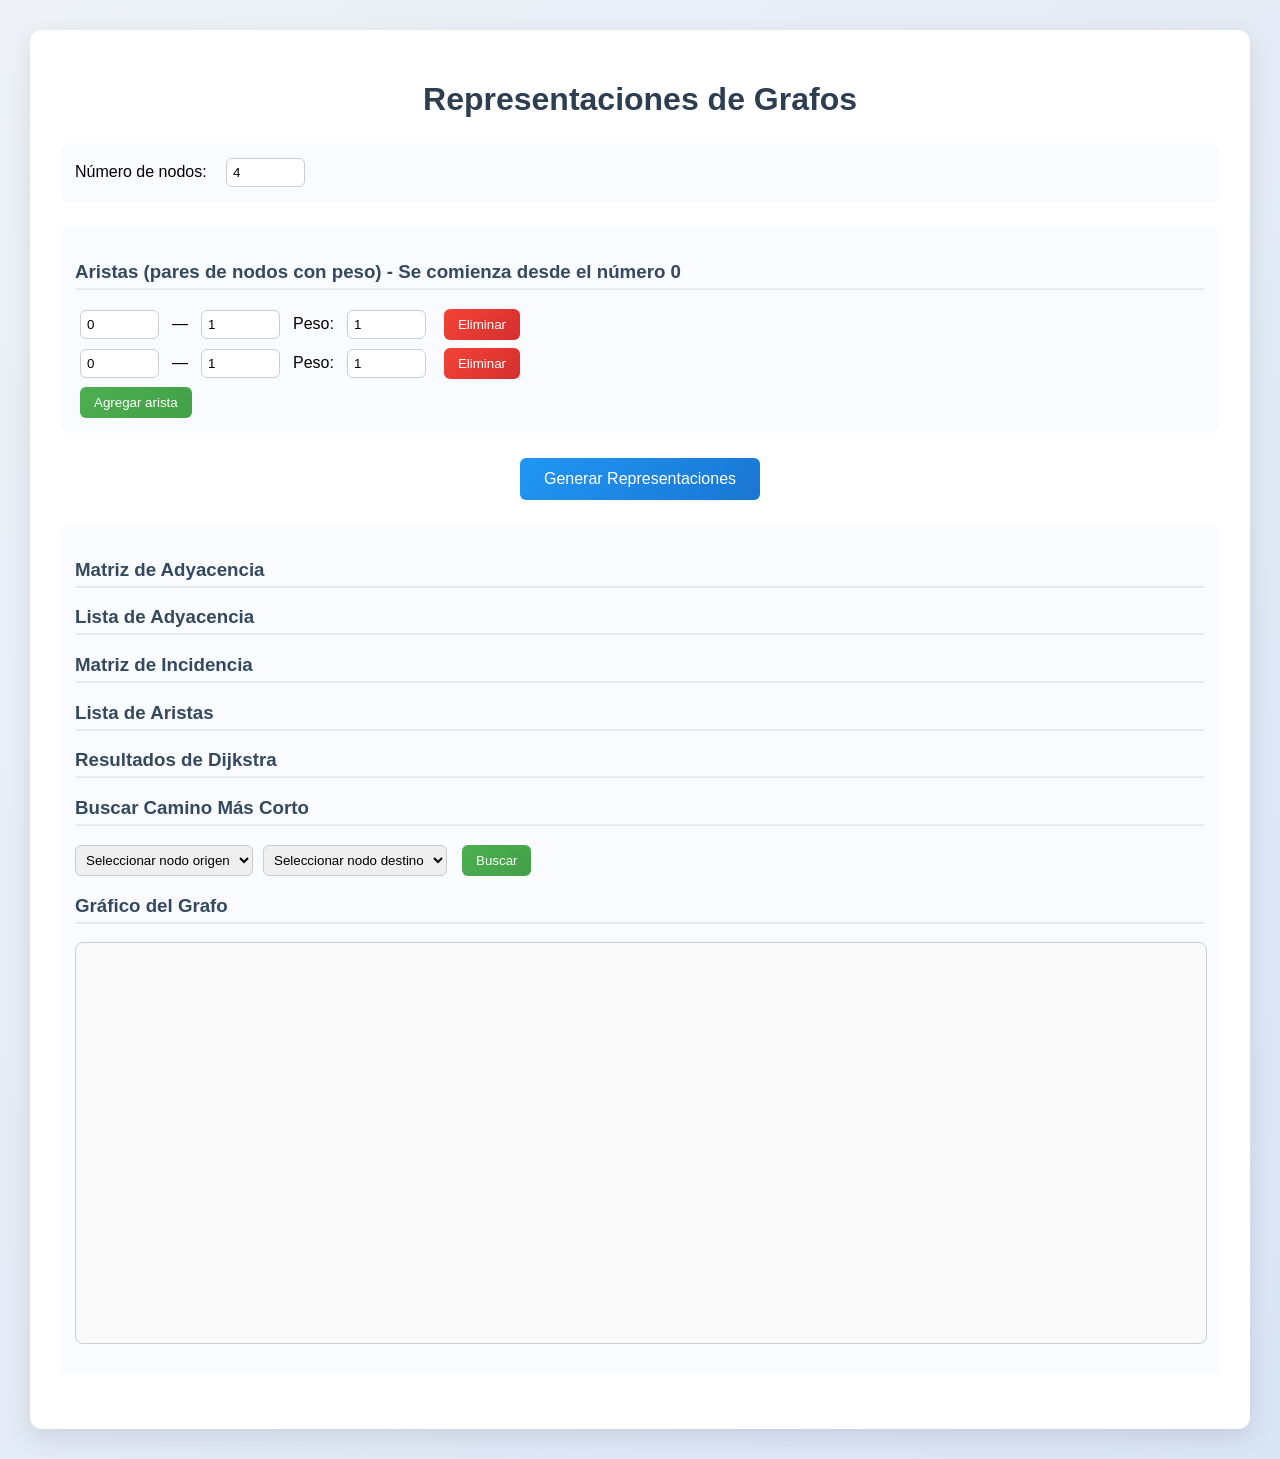
<file: Algoritmo de Dijkstra/index.html>
<!DOCTYPE html>
<html lang="es">
<head>
    <meta charset="UTF-8">
    <meta name="viewport" content="width=device-width, initial-scale=1.0">
    <title>Representaciones de Matrices/Grafos</title>
    <link rel="stylesheet" href="styles.css">
</head>
<body>
    <div class="container">
        <h1>Representaciones de Grafos</h1>
        
        <div class="input-section">
            <label for="nodos">Número de nodos:</label>
            <input type="number" id="nodos" min="1" value="4">
        </div>
        
        <div class="edges-section">
            <h3>Aristas (pares de nodos con peso) - Se comienza desde el número 0</h3>
            <div id="edges-container">
                <div class="edge-input">
                    <input type="number" class="from" min="0" value="0">
                    <span> — </span>
                    <input type="number" class="to" min="0" value="1">
                    <span> Peso: </span>
                    <input type="number" class="weight" min="0" value="1">
                    <button class="remove-edge">Eliminar</button>
                </div>
            </div>
            <button id="add-edge">Agregar arista</button>
        </div>
        
        <button id="generate">Generar Representaciones</button>
        
        <div class="output-section">
            <h3>Matriz de Adyacencia</h3>
            <div id="adjacency-matrix"></div>
            
            <h3>Lista de Adyacencia</h3>
            <div id="adjacency-list"></div>
            
            <h3>Matriz de Incidencia</h3>
            <div id="incidence-matrix"></div>
            
            <h3>Lista de Aristas</h3>
            <div id="edge-list"></div>
            
            <h3>Resultados de Dijkstra</h3>
            <div id="shortest-paths"></div>
            
            <h3>Buscar Camino Más Corto</h3>
            <div style="display: flex; gap: 10px; margin-bottom: 10px;">
                <select id="start-node" style="padding: 6px; border-radius: 6px; border: 1px solid #ccc;">
                    <option value="">Seleccionar nodo origen</option>
                </select>
                <select id="end-node" style="padding: 6px; border-radius: 6px; border: 1px solid #ccc;">
                    <option value="">Seleccionar nodo destino</option>
                </select>
                <button onclick="buscarCaminoMasCorto()">Buscar</button>
            </div>
            <div id="shortest-path-result" style="padding: 10px; background: #f0f8ff; border-radius: 6px; display: none;"></div>
            
            <h3>Gráfico del Grafo</h3>
            <div id="graph"></div>
        </div>
    </div>
    
    <script src="script.js"></script>
</body>
</html>
</file>
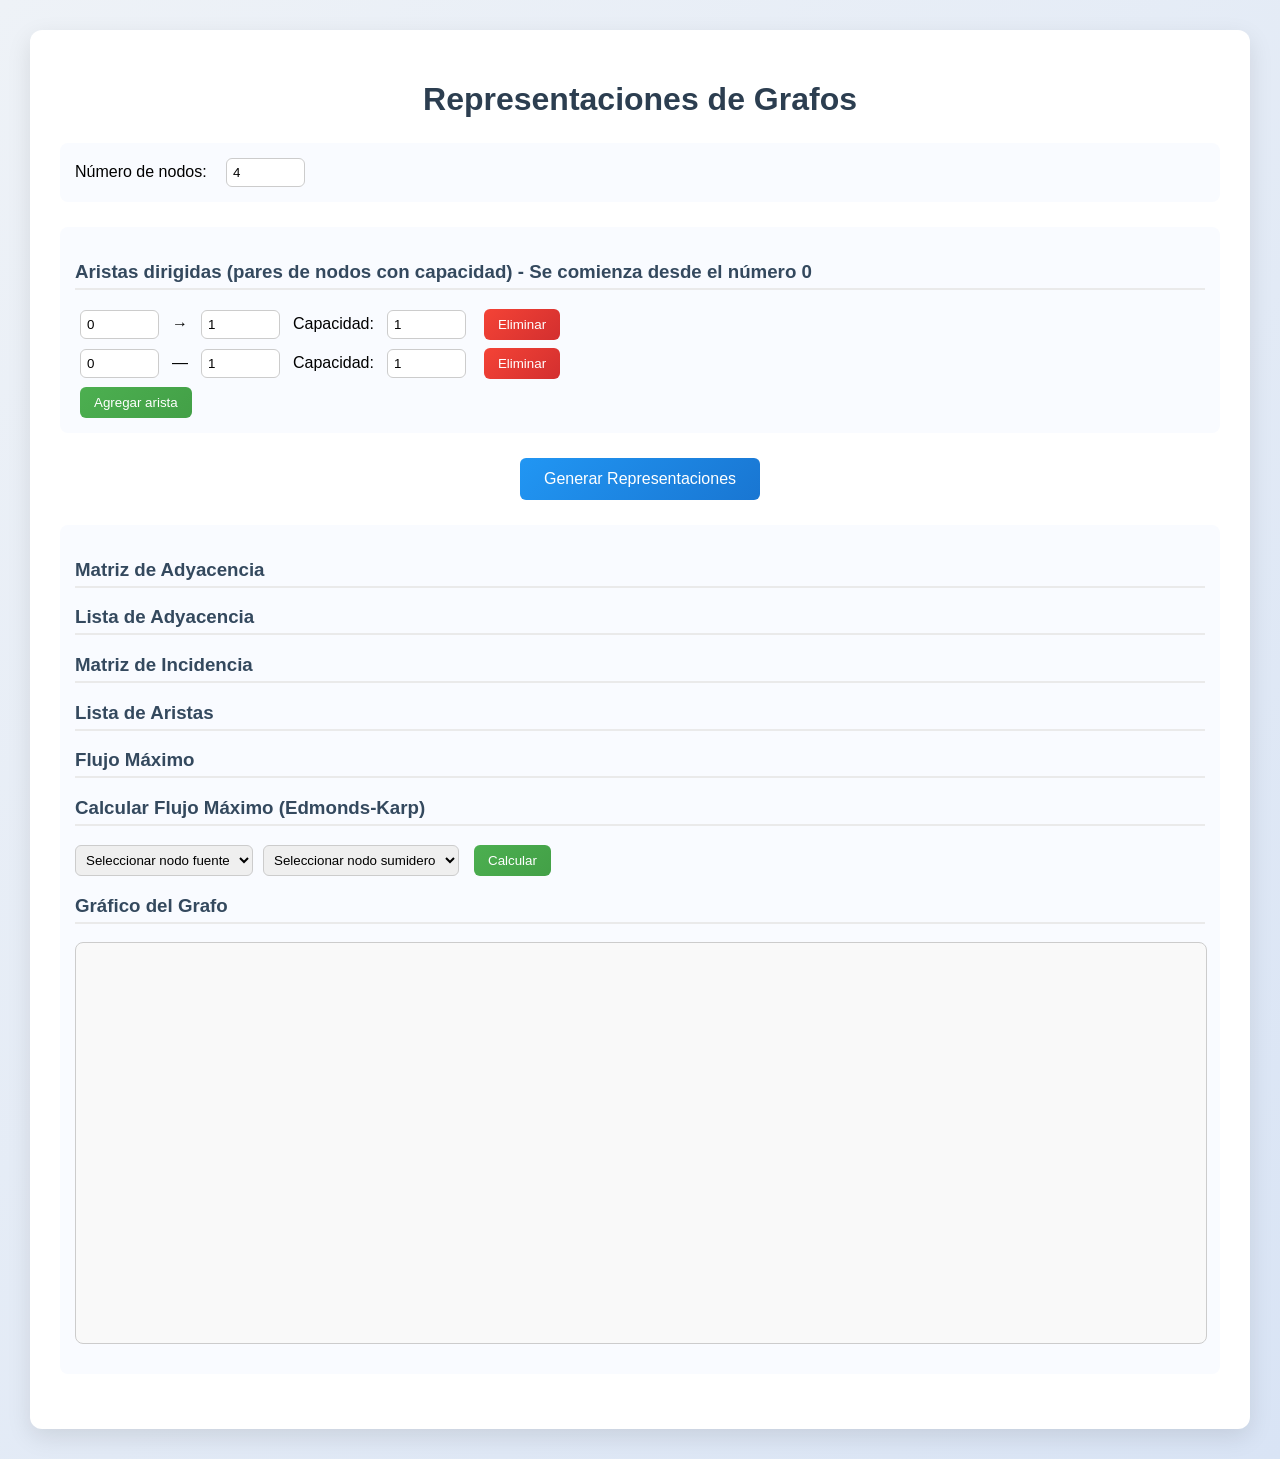
<file: Algoritmo de EDMONDS KARP/index.html>
<!DOCTYPE html>
<html lang="es">
<head>
    <meta charset="UTF-8">
    <meta name="viewport" content="width=device-width, initial-scale=1.0">
    <title>Representaciones de Matrices/Grafos</title>
    <link rel="stylesheet" href="styles.css">
</head>
<body>
    <div class="container">
        <h1>Representaciones de Grafos</h1>
        
        <div class="input-section">
            <label for="nodos">Número de nodos:</label>
            <input type="number" id="nodos" min="1" value="4">
        </div>
        
        <div class="edges-section">
            <h3>Aristas dirigidas (pares de nodos con capacidad) - Se comienza desde el número 0</h3>
            <div id="edges-container">
                <div class="edge-input">
                    <input type="number" class="from" min="0" value="0">
                    <span> → </span>
                    <input type="number" class="to" min="0" value="1">
                    <span> Capacidad: </span>
                    <input type="number" class="weight" min="1" value="1">
                    <button class="remove-edge">Eliminar</button>
                </div>
            </div>
            <button id="add-edge">Agregar arista</button>
        </div>
        
        <button id="generate">Generar Representaciones</button>
        
        <div class="output-section">
            <h3>Matriz de Adyacencia</h3>
            <div id="adjacency-matrix"></div>
            
            <h3>Lista de Adyacencia</h3>
            <div id="adjacency-list"></div>
            
            <h3>Matriz de Incidencia</h3>
            <div id="incidence-matrix"></div>
            
            <h3>Lista de Aristas</h3>
            <div id="edge-list"></div>
            
            <h3>Flujo Máximo</h3>
            <div id="max-flow"></div>
            
            <h3>Calcular Flujo Máximo (Edmonds-Karp)</h3>
            <div style="display: flex; gap: 10px; margin-bottom: 10px;">
                <select id="source-node" style="padding: 6px; border-radius: 6px; border: 1px solid #ccc;">
                    <option value="">Seleccionar nodo fuente</option>
                </select>
                <select id="sink-node" style="padding: 6px; border-radius: 6px; border: 1px solid #ccc;">
                    <option value="">Seleccionar nodo sumidero</option>
                </select>
                <button onclick="calcularFlujoMaximo()">Calcular</button>
            </div>
            <div id="max-flow-result" style="padding: 10px; background: #f0f8ff; border-radius: 6px; display: none;"></div>
            
            <h3>Gráfico del Grafo</h3>
            <div id="graph"></div>
        </div>
    </div>
    
    <script src="script.js"></script>
</body>
</html>
</file>
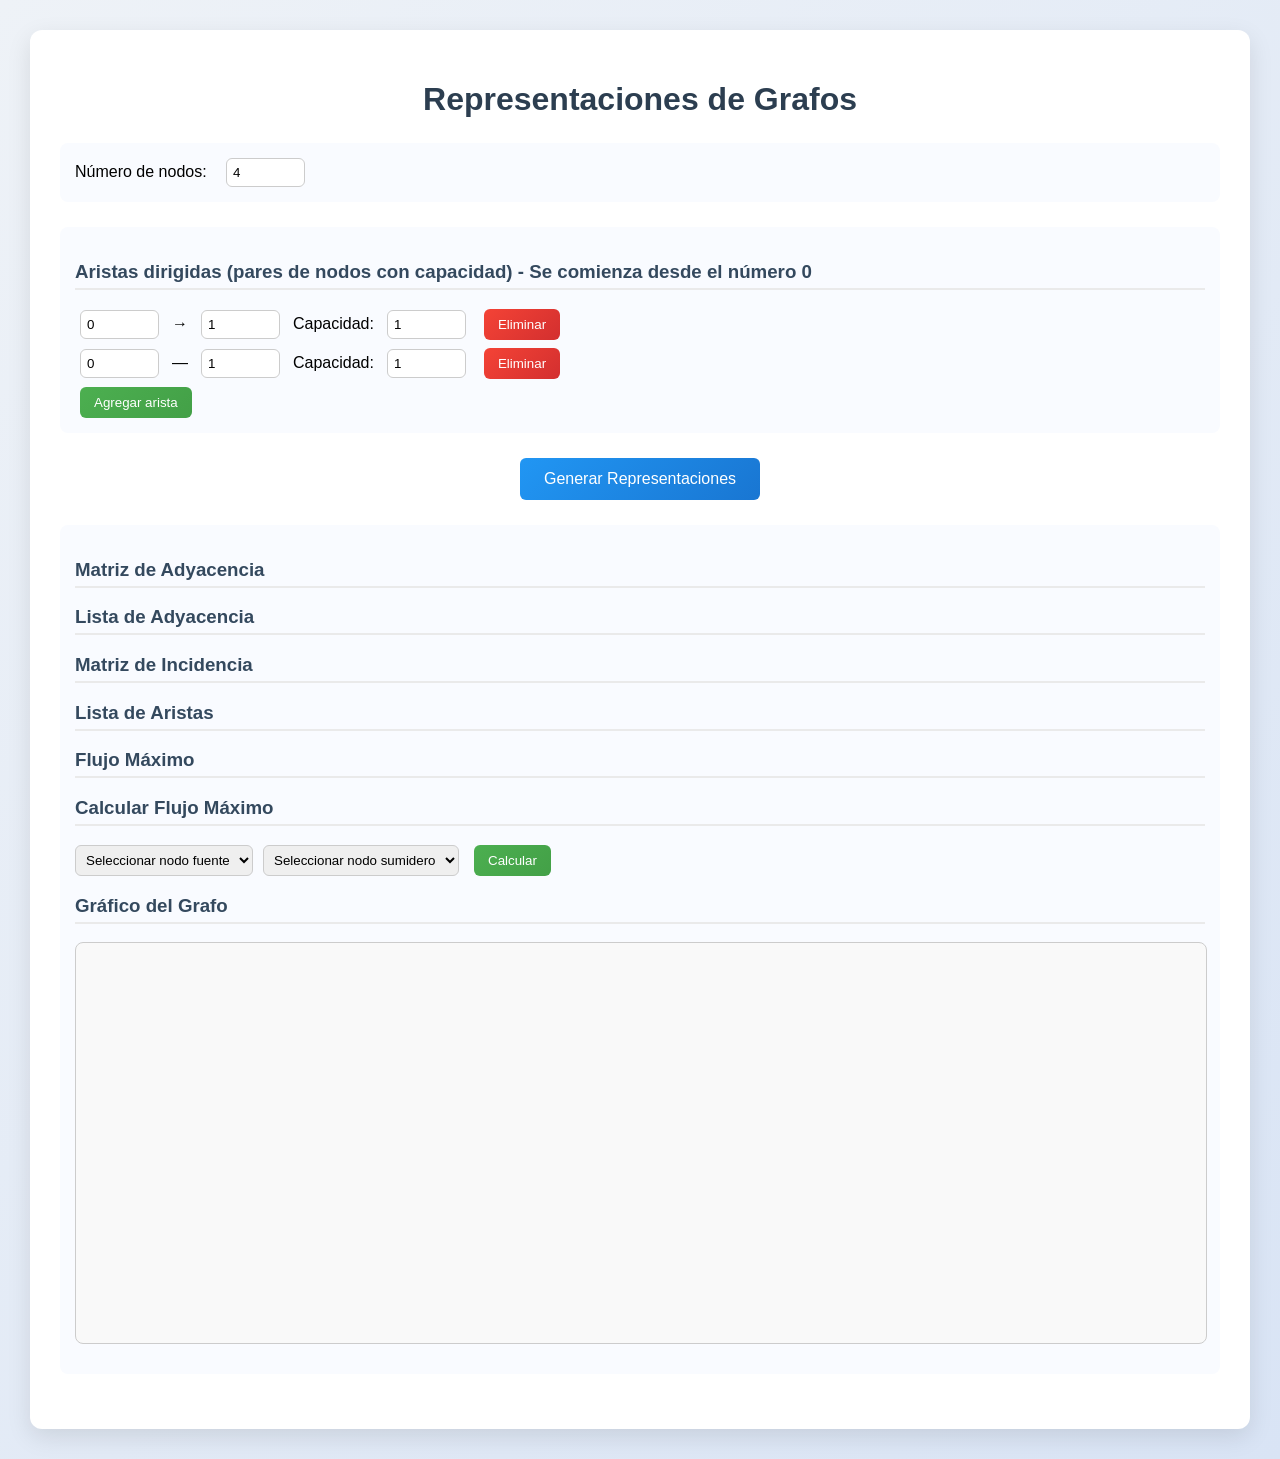
<file: Algoritmo de FORD FULKERSON/index.html>
<!DOCTYPE html>
<html lang="es">
<head>
    <meta charset="UTF-8">
    <meta name="viewport" content="width=device-width, initial-scale=1.0">
    <title>Representaciones de Matrices/Grafos</title>
    <link rel="stylesheet" href="styles.css">
</head>
<body>
    <div class="container">
        <h1>Representaciones de Grafos</h1>
        
        <div class="input-section">
            <label for="nodos">Número de nodos:</label>
            <input type="number" id="nodos" min="1" value="4">
        </div>
        
        <div class="edges-section">
            <h3>Aristas dirigidas (pares de nodos con capacidad) - Se comienza desde el número 0</h3>
            <div id="edges-container">
                <div class="edge-input">
                    <input type="number" class="from" min="0" value="0">
                    <span> → </span>
                    <input type="number" class="to" min="0" value="1">
                    <span> Capacidad: </span>
                    <input type="number" class="weight" min="1" value="1">
                    <button class="remove-edge">Eliminar</button>
                </div>
            </div>
            <button id="add-edge">Agregar arista</button>
        </div>
        
        <button id="generate">Generar Representaciones</button>
        
        <div class="output-section">
            <h3>Matriz de Adyacencia</h3>
            <div id="adjacency-matrix"></div>
            
            <h3>Lista de Adyacencia</h3>
            <div id="adjacency-list"></div>
            
            <h3>Matriz de Incidencia</h3>
            <div id="incidence-matrix"></div>
            
            <h3>Lista de Aristas</h3>
            <div id="edge-list"></div>
            
            <h3>Flujo Máximo</h3>
            <div id="max-flow"></div>
            
            <h3>Calcular Flujo Máximo</h3>
            <div style="display: flex; gap: 10px; margin-bottom: 10px;">
                <select id="source-node" style="padding: 6px; border-radius: 6px; border: 1px solid #ccc;">
                    <option value="">Seleccionar nodo fuente</option>
                </select>
                <select id="sink-node" style="padding: 6px; border-radius: 6px; border: 1px solid #ccc;">
                    <option value="">Seleccionar nodo sumidero</option>
                </select>
                <button onclick="calcularFlujoMaximo()">Calcular</button>
            </div>
            <div id="max-flow-result" style="padding: 10px; background: #f0f8ff; border-radius: 6px; display: none;"></div>
            
            <h3>Gráfico del Grafo</h3>
            <div id="graph"></div>
        </div>
    </div>
    
    <script src="script.js"></script>
</body>
</html>
</file>
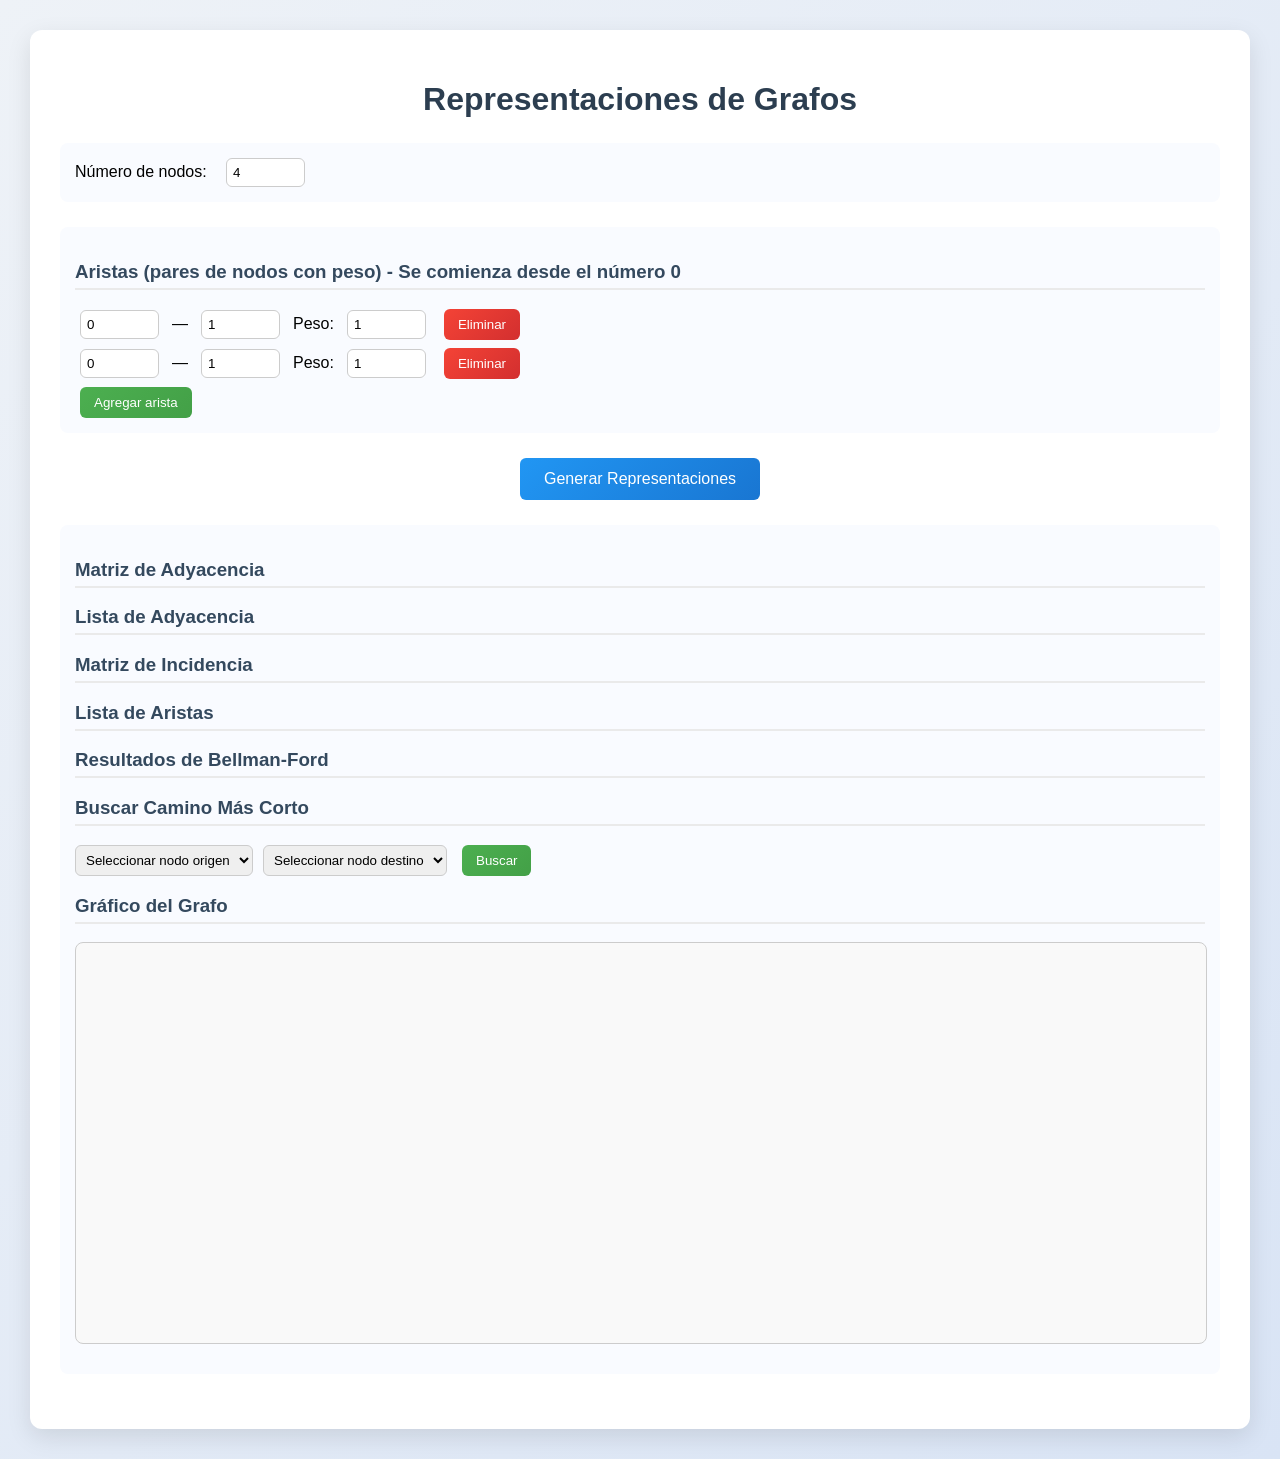
<file: Bellman ford/index.html>
<!DOCTYPE html>
<html lang="es">
<head>
    <meta charset="UTF-8">
    <meta name="viewport" content="width=device-width, initial-scale=1.0">
    <title>Representaciones de Matrices/Grafos</title>
    <link rel="stylesheet" href="styles.css">
</head>
<body>
    <div class="container">
        <h1>Representaciones de Grafos</h1>
        
        <div class="input-section">
            <label for="nodos">Número de nodos:</label>
            <input type="number" id="nodos" min="1" value="4">
        </div>
        
        <div class="edges-section">
            <h3>Aristas (pares de nodos con peso) - Se comienza desde el número 0</h3>
            <div id="edges-container">
                <div class="edge-input">
                    <input type="number" class="from" min="0" value="0">
                    <span> — </span>
                    <input type="number" class="to" min="0" value="1">
                    <span> Peso: </span>
                    <input type="number" class="weight" min="-100" value="1">
                    <button class="remove-edge">Eliminar</button>
                </div>
            </div>
            <button id="add-edge">Agregar arista</button>
        </div>
        
        <button id="generate">Generar Representaciones</button>
        
        <div class="output-section">
            <h3>Matriz de Adyacencia</h3>
            <div id="adjacency-matrix"></div>
            
            <h3>Lista de Adyacencia</h3>
            <div id="adjacency-list"></div>
            
            <h3>Matriz de Incidencia</h3>
            <div id="incidence-matrix"></div>
            
            <h3>Lista de Aristas</h3>
            <div id="edge-list"></div>
            
            <h3>Resultados de Bellman-Ford</h3>
            <div id="shortest-paths"></div>
            
            <h3>Buscar Camino Más Corto</h3>
            <div style="display: flex; gap: 10px; margin-bottom: 10px;">
                <select id="start-node" style="padding: 6px; border-radius: 6px; border: 1px solid #ccc;">
                    <option value="">Seleccionar nodo origen</option>
                </select>
                <select id="end-node" style="padding: 6px; border-radius: 6px; border: 1px solid #ccc;">
                    <option value="">Seleccionar nodo destino</option>
                </select>
                <button onclick="buscarCaminoMasCorto()">Buscar</button>
            </div>
            <div id="shortest-path-result" style="padding: 10px; background: #f0f8ff; border-radius: 6px; display: none;"></div>
            
            <h3>Gráfico del Grafo</h3>
            <div id="graph"></div>
        </div>
    </div>
    
    <script src="script.js"></script>
</body>
</html>
</file>
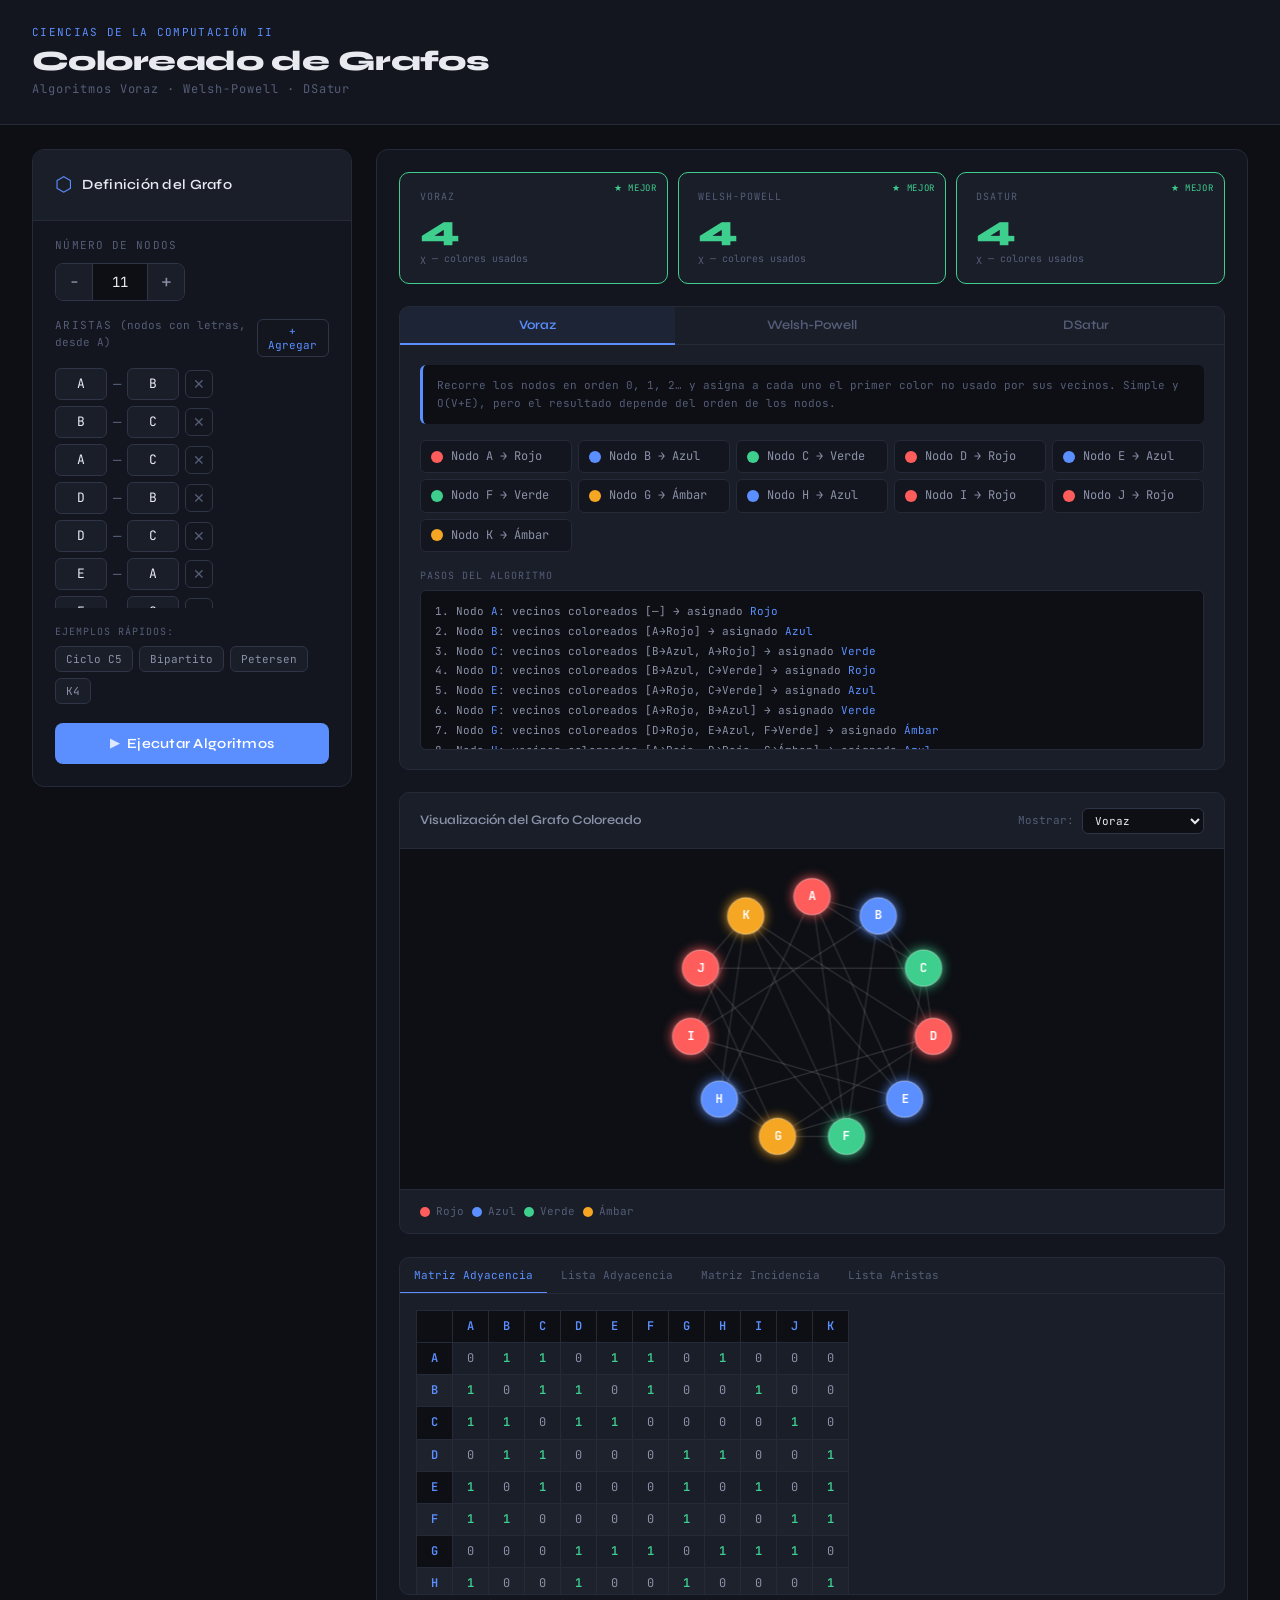
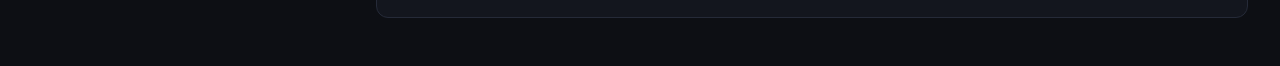
<file: Coloreado de Grafos/index.html>
<!DOCTYPE html>
<html lang="es">
<head>
    <meta charset="UTF-8">
    <meta name="viewport" content="width=device-width, initial-scale=1.0">
    <title>Coloreado de Grafos</title>
    <link rel="preconnect" href="https://fonts.googleapis.com">
    <link href="https://fonts.googleapis.com/css2?family=JetBrains+Mono:wght@400;600&family=Syne:wght@400;600;800&display=swap" rel="stylesheet">
    <link rel="stylesheet" href="styles.css">
</head>
<body>

<div class="app">

    <!-- HEADER -->
    <header class="header">
        <div class="header-inner">
            <div class="header-title">
                <span class="header-tag">Ciencias de la Computación II</span>
                <h1>Coloreado de Grafos</h1>
                <p class="header-sub">Algoritmos Voraz · Welsh-Powell · DSatur</p>
            </div>
        </div>
    </header>

    <!-- MAIN LAYOUT -->
    <main class="main">

        <!-- PANEL IZQUIERDO: Entrada -->
        <aside class="panel panel-input">
            <div class="panel-header">
                <span class="panel-icon">⬡</span>
                <h2>Definición del Grafo</h2>
            </div>

            <div class="field-group">
                <label for="nodos">Número de nodos</label>
                <div class="number-control">
                    <button class="num-btn" id="btn-minus" aria-label="Restar nodo">−</button>
                    <input type="number" id="nodos" min="1" max="20" value="6">
                    <button class="num-btn" id="btn-plus" aria-label="Agregar nodo">+</button>
                </div>
            </div>

            <div class="field-group">
                <div class="edges-header">
                    <label>Aristas <span class="hint">(nodos con letras, desde A)</span></label>
                    <button class="btn-ghost" id="add-edge">+ Agregar</button>
                </div>
                <div id="edges-container"></div>
            </div>

            <div class="presets">
                <span class="presets-label">Ejemplos rápidos:</span>
                <div class="preset-btns">
                    <button class="preset-btn" data-preset="ciclo">Ciclo C5</button>
                    <button class="preset-btn" data-preset="bipartito">Bipartito</button>
                    <button class="preset-btn" data-preset="petersen">Petersen</button>
                    <button class="preset-btn" data-preset="completo">K4</button>
                </div>
            </div>

            <button class="btn-run" id="generate">
                <span class="btn-run-icon">▶</span>
                Ejecutar Algoritmos
            </button>
        </aside>

        <!-- PANEL DERECHO: Resultados -->
        <section class="panel panel-results" id="results-panel">

            <!-- Placeholder cuando no hay resultados -->
            <div class="empty-state" id="empty-state">
                <div class="empty-icon">◈</div>
                <p>Define el grafo y presiona <strong>Ejecutar</strong></p>
            </div>

            <!-- Resultados reales (ocultos al inicio) -->
            <div class="results-content" id="results-content" style="display:none">

                <!-- Número cromático -->
                <div class="chromatic-row" id="chromatic-row"></div>

                <!-- Tabs de algoritmos -->
                <div class="tabs-wrap">
                    <div class="tabs" role="tablist">
                        <button class="tab active" data-algo="voraz" role="tab">Voraz</button>
                        <button class="tab" data-algo="welsh" role="tab">Welsh-Powell</button>
                        <button class="tab" data-algo="dsatur" role="tab">DSatur</button>
                    </div>

                    <div class="tab-content" id="tab-content"></div>
                </div>

                <!-- Canvas del grafo -->
                <div class="graph-section">
                    <div class="graph-section-header">
                        <h3>Visualización del Grafo Coloreado</h3>
                        <div class="algo-selector">
                            <label for="viz-algo">Mostrar:</label>
                            <select id="viz-algo">
                                <option value="voraz">Voraz</option>
                                <option value="welsh">Welsh-Powell</option>
                                <option value="dsatur">DSatur</option>
                            </select>
                        </div>
                    </div>
                    <canvas id="graphCanvas"></canvas>
                    <div class="legend" id="legend"></div>
                </div>

                <!-- Representaciones de matriz -->
                <div class="matrix-section">
                    <div class="matrix-tabs">
                        <button class="mtab active" data-mtab="adj">Matriz Adyacencia</button>
                        <button class="mtab" data-mtab="list">Lista Adyacencia</button>
                        <button class="mtab" data-mtab="inc">Matriz Incidencia</button>
                        <button class="mtab" data-mtab="elist">Lista Aristas</button>
                    </div>
                    <div class="matrix-content" id="matrix-content"></div>
                </div>

            </div>
        </section>

    </main>
</div>

<script src="script.js"></script>
</body>
</html>
</file>
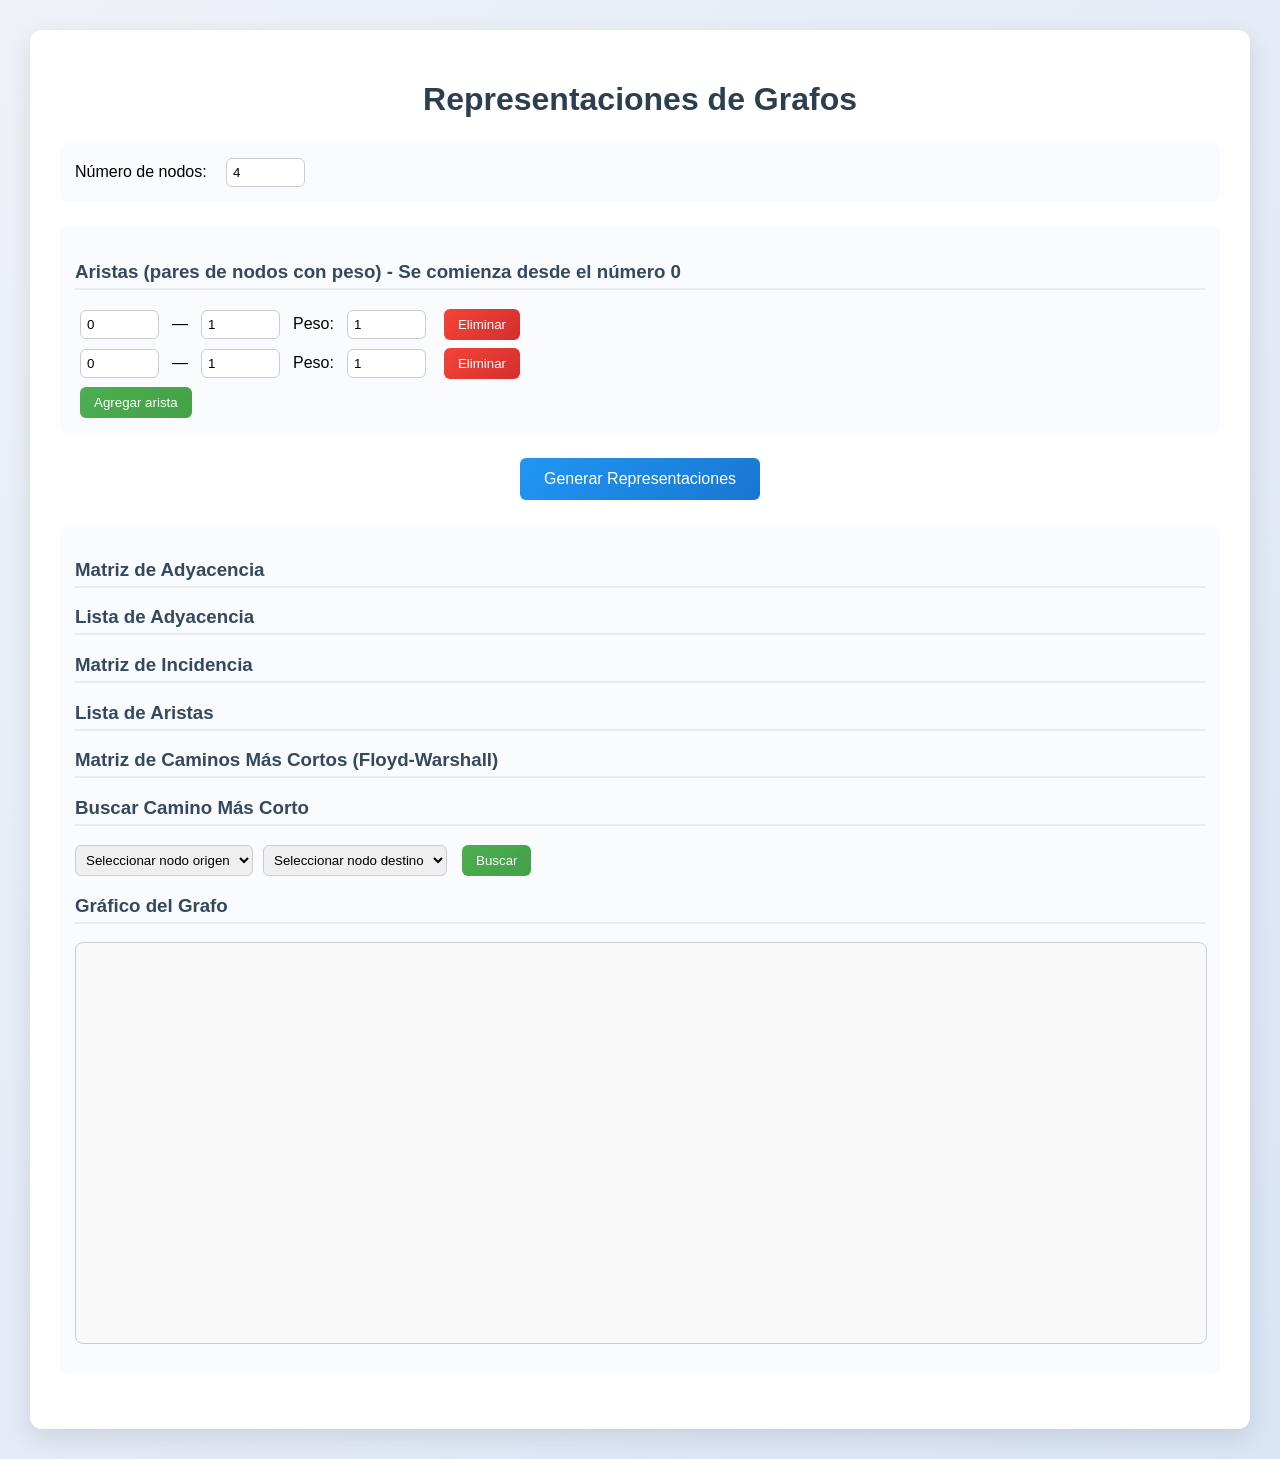
<file: floyd warshall/index.html>
<!DOCTYPE html>
<html lang="es">
<head>
    <meta charset="UTF-8">
    <meta name="viewport" content="width=device-width, initial-scale=1.0">
    <title>Representaciones de Matrices/Grafos</title>
    <link rel="stylesheet" href="styles.css">
</head>
<body>
    <div class="container">
        <h1>Representaciones de Grafos</h1>
        
        <div class="input-section">
            <label for="nodos">Número de nodos:</label>
            <input type="number" id="nodos" min="1" value="4">
        </div>
        
        <div class="edges-section">
            <h3>Aristas (pares de nodos con peso) - Se comienza desde el número 0</h3>
            <div id="edges-container">
                <div class="edge-input">
                    <input type="number" class="from" min="0" value="0">
                    <span> — </span>
                    <input type="number" class="to" min="0" value="1">
                    <span> Peso: </span>
                    <input type="number" class="weight" min="1" value="1">
                    <button class="remove-edge">Eliminar</button>
                </div>
            </div>
            <button id="add-edge">Agregar arista</button>
        </div>
        
        <button id="generate">Generar Representaciones</button>
        
        <div class="output-section">
            <h3>Matriz de Adyacencia</h3>
            <div id="adjacency-matrix"></div>
            
            <h3>Lista de Adyacencia</h3>
            <div id="adjacency-list"></div>
            
            <h3>Matriz de Incidencia</h3>
            <div id="incidence-matrix"></div>
            
            <h3>Lista de Aristas</h3>
            <div id="edge-list"></div>
            
            <h3>Matriz de Caminos Más Cortos (Floyd-Warshall)</h3>
            <div id="shortest-paths"></div>
            
            <h3>Buscar Camino Más Corto</h3>
            <div style="display: flex; gap: 10px; margin-bottom: 10px;">
                <select id="start-node" style="padding: 6px; border-radius: 6px; border: 1px solid #ccc;">
                    <option value="">Seleccionar nodo origen</option>
                </select>
                <select id="end-node" style="padding: 6px; border-radius: 6px; border: 1px solid #ccc;">
                    <option value="">Seleccionar nodo destino</option>
                </select>
                <button onclick="buscarCaminoMasCorto()">Buscar</button>
            </div>
            <div id="shortest-path-result" style="padding: 10px; background: #f0f8ff; border-radius: 6px; display: none;"></div>
            
            <h3>Gráfico del Grafo</h3>
            <div id="graph"></div>
        </div>
    </div>
    
    <script src="script.js"></script>
</body>
</html>
</file>
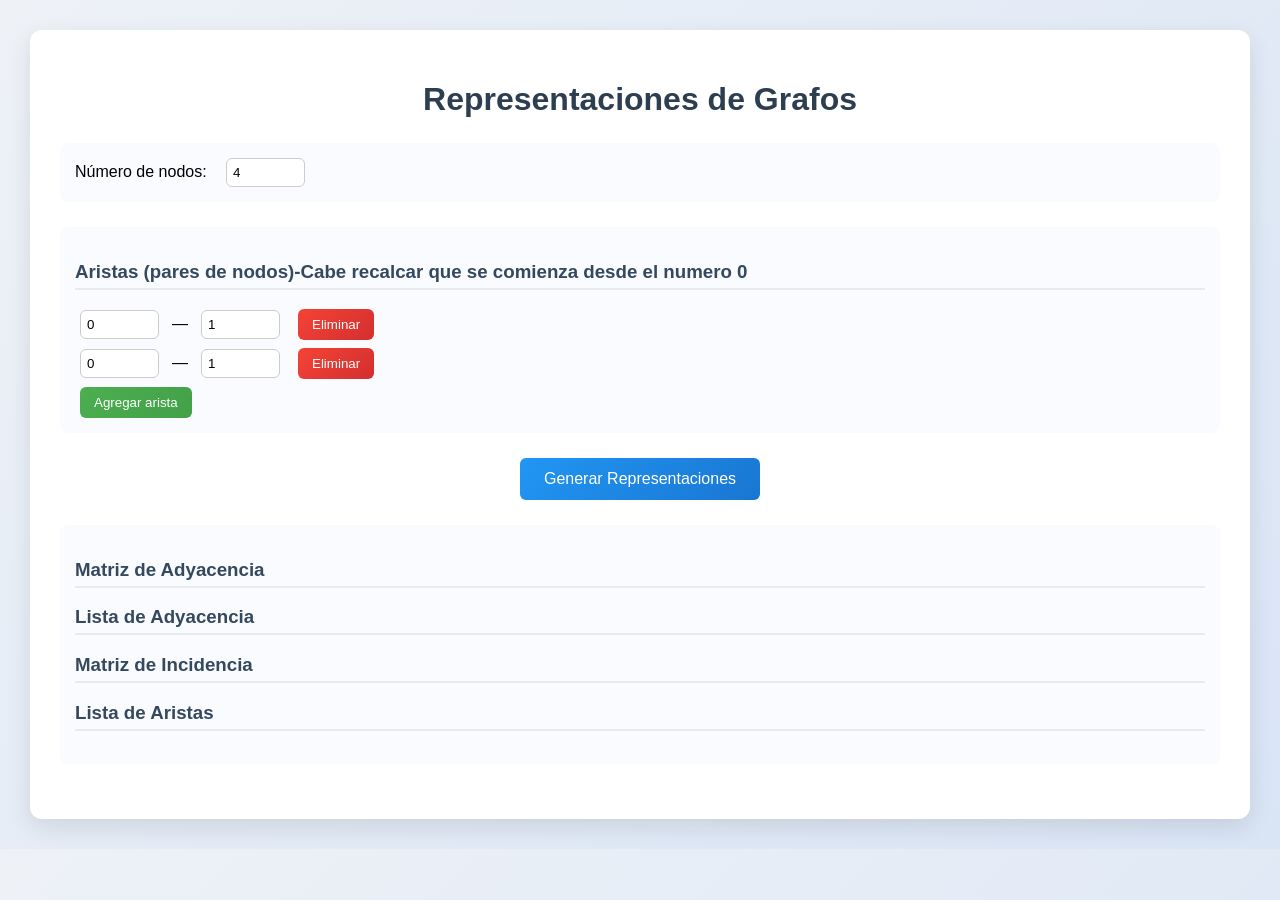
<file: Representacion de grafos/index.html>
<!DOCTYPE html>
<html lang="es">
<head>
    <meta charset="UTF-8">
    <meta name="viewport" content="width=device-width, initial-scale=1.0">
    <title>Representaciones de Matrices/Grafos</title>
    <link rel="stylesheet" href="styles.css">
</head>
<body>
    <div class="container">
        <h1>Representaciones de Grafos</h1>
        
        <div class="input-section">
            <label for="nodos">Número de nodos:</label>
            <input type="number" id="nodos" min="1" value="4">
        </div>
        
        <div class="edges-section">
            <h3>Aristas (pares de nodos)-Cabe recalcar que se comienza desde el numero 0</h3>
            <div id="edges-container">
                <div class="edge-input">
                    <input type="number" class="from" min="0" value="0">
                    <span> — </span>
                    <input type="number" class="to" min="0" value="1">
                    <button class="remove-edge">Eliminar</button>
                </div>
            </div>
            <button id="add-edge">Agregar arista</button>
        </div>
        
        <button id="generate">Generar Representaciones</button>
        
        <div class="output-section">
            <h3>Matriz de Adyacencia</h3>
            <div id="adjacency-matrix"></div>
            
            <h3>Lista de Adyacencia</h3>
            <div id="adjacency-list"></div>
            
            <h3>Matriz de Incidencia</h3>
            <div id="incidence-matrix"></div>
            
            <h3>Lista de Aristas</h3>
            <div id="edge-list"></div>
        </div>
    </div>
    
    <script src="script.js"></script>
</body>
</html>
</file>
<file: Algoritmo de Dijkstra/styles.css>
/* Estilo general */
body {
    font-family: 'Segoe UI', Arial, sans-serif;
    margin: 0;
    padding: 30px;
    background: linear-gradient(135deg, #eef2f7, #d9e4f5);
}

/* Contenedor principal */
.container {
    max-width: 1200px;
    margin: auto;
    background: #ffffff;
    padding: 30px;
    border-radius: 12px;
    box-shadow: 0 8px 25px rgba(0,0,0,0.1);
    transition: transform 0.2s;
}

.container:hover {
    transform: translateY(-2px);
}

/* Títulos */
h1 {
    text-align: center;
    color: #2c3e50;
    margin-bottom: 25px;
}

h3 {
    color: #34495e;
    border-bottom: 2px solid #eaeaea;
    padding-bottom: 5px;
}

/* Secciones */
.input-section,
.edges-section,
.output-section {
    margin-bottom: 25px;
    padding: 15px;
    background: #f9fbff;
    border-radius: 8px;
}

/* Labels */
label {
    display: inline-block;
    margin-right: 10px;
    font-weight: 500;
}

/* Inputs */
input[type="number"] {
    width: 65px;
    padding: 6px;
    margin: 0 5px;
    border-radius: 6px;
    border: 1px solid #ccc;
    transition: border 0.2s, box-shadow 0.2s;
}

input[type="number"]:focus {
    border-color: #4CAF50;
    box-shadow: 0 0 4px rgba(76,175,80,0.4);
    outline: none;
}

/* Selectores */
select {
    padding: 6px 10px;
    border-radius: 6px;
    border: 1px solid #ccc;
    font-family: inherit;
    cursor: pointer;
    transition: border 0.2s, box-shadow 0.2s;
}

select:focus {
    border-color: #4CAF50;
    box-shadow: 0 0 4px rgba(76,175,80,0.4);
    outline: none;
}

/* Inputs de aristas */
.edge-input {
    display: flex;
    align-items: center;
    gap: 8px;
    margin-bottom: 8px;
}

/* Botones */
button {
    background: linear-gradient(135deg, #4CAF50, #43a047);
    color: white;
    border: none;
    padding: 8px 14px;
    cursor: pointer;
    border-radius: 6px;
    margin-left: 5px;
    font-weight: 500;
    transition: all 0.2s ease;
}

button:hover {
    transform: scale(1.05);
    box-shadow: 0 4px 10px rgba(0,0,0,0.15);
}

/* Botón eliminar */
.remove-edge {
    background: linear-gradient(135deg, #f44336, #d32f2f);
}

.remove-edge:hover {
    background: linear-gradient(135deg, #e53935, #b71c1c);
}

/* Botón generar */
#generate {
    display: block;
    margin: 25px auto;
    padding: 12px 24px;
    font-size: 16px;
    background: linear-gradient(135deg, #2196F3, #1976D2);
}

#generate:hover {
    background: linear-gradient(135deg, #1e88e5, #1565c0);
}

/* Tablas */
table {
    border-collapse: collapse;
    margin: 15px 0;
    width: 100%;
    border-radius: 8px;
    overflow: hidden;
}

td, th {
    border: 1px solid #e0e0e0;
    padding: 10px;
    text-align: center;
}

th {
    background: #4CAF50;
    color: white;
    font-weight: 600;
}

tr:nth-child(even) {
    background: #f7f9fc;
}

tr:hover {
    background: #eef5ff;
}

/* Listas */
ul {
    list-style: none;
    padding-left: 0;
}

li {
    margin: 6px 0;
    padding: 6px 10px;
    background: #f1f6ff;
    border-radius: 6px;
}

/* Gráfico */
#graph {
    width: 100%;
    height: 400px;
    border: 1px solid #ccc;
    margin: 15px 0;
    background: #f9f9f9;
    border-radius: 8px;
}
</file>
<file: Algoritmo de EDMONDS KARP/styles.css>
/* Estilo general */
body {
    font-family: 'Segoe UI', Arial, sans-serif;
    margin: 0;
    padding: 30px;
    background: linear-gradient(135deg, #eef2f7, #d9e4f5);
}

/* Contenedor principal */
.container {
    max-width: 1200px;
    margin: auto;
    background: #ffffff;
    padding: 30px;
    border-radius: 12px;
    box-shadow: 0 8px 25px rgba(0,0,0,0.1);
    transition: transform 0.2s;
}

.container:hover {
    transform: translateY(-2px);
}

/* Títulos */
h1 {
    text-align: center;
    color: #2c3e50;
    margin-bottom: 25px;
}

h3 {
    color: #34495e;
    border-bottom: 2px solid #eaeaea;
    padding-bottom: 5px;
}

/* Secciones */
.input-section,
.edges-section,
.output-section {
    margin-bottom: 25px;
    padding: 15px;
    background: #f9fbff;
    border-radius: 8px;
}

/* Labels */
label {
    display: inline-block;
    margin-right: 10px;
    font-weight: 500;
}

/* Inputs */
input[type="number"] {
    width: 65px;
    padding: 6px;
    margin: 0 5px;
    border-radius: 6px;
    border: 1px solid #ccc;
    transition: border 0.2s, box-shadow 0.2s;
}

input[type="number"]:focus {
    border-color: #4CAF50;
    box-shadow: 0 0 4px rgba(76,175,80,0.4);
    outline: none;
}

/* Selectores */
select {
    padding: 6px 10px;
    border-radius: 6px;
    border: 1px solid #ccc;
    font-family: inherit;
    cursor: pointer;
    transition: border 0.2s, box-shadow 0.2s;
}

select:focus {
    border-color: #4CAF50;
    box-shadow: 0 0 4px rgba(76,175,80,0.4);
    outline: none;
}

/* Inputs de aristas */
.edge-input {
    display: flex;
    align-items: center;
    gap: 8px;
    margin-bottom: 8px;
}

/* Botones */
button {
    background: linear-gradient(135deg, #4CAF50, #43a047);
    color: white;
    border: none;
    padding: 8px 14px;
    cursor: pointer;
    border-radius: 6px;
    margin-left: 5px;
    font-weight: 500;
    transition: all 0.2s ease;
}

button:hover {
    transform: scale(1.05);
    box-shadow: 0 4px 10px rgba(0,0,0,0.15);
}

/* Botón eliminar */
.remove-edge {
    background: linear-gradient(135deg, #f44336, #d32f2f);
}

.remove-edge:hover {
    background: linear-gradient(135deg, #e53935, #b71c1c);
}

/* Botón generar */
#generate {
    display: block;
    margin: 25px auto;
    padding: 12px 24px;
    font-size: 16px;
    background: linear-gradient(135deg, #2196F3, #1976D2);
}

#generate:hover {
    background: linear-gradient(135deg, #1e88e5, #1565c0);
}

/* Tablas */
table {
    border-collapse: collapse;
    margin: 15px 0;
    width: 100%;
    border-radius: 8px;
    overflow: hidden;
}

td, th {
    border: 1px solid #e0e0e0;
    padding: 10px;
    text-align: center;
}

th {
    background: #4CAF50;
    color: white;
    font-weight: 600;
}

tr:nth-child(even) {
    background: #f7f9fc;
}

tr:hover {
    background: #eef5ff;
}

/* Listas */
ul {
    list-style: none;
    padding-left: 0;
}

li {
    margin: 6px 0;
    padding: 6px 10px;
    background: #f1f6ff;
    border-radius: 6px;
}

/* Gráfico */
#graph {
    width: 100%;
    height: 400px;
    border: 1px solid #ccc;
    margin: 15px 0;
    background: #f9f9f9;
    border-radius: 8px;
}
</file>
<file: Algoritmo de FORD FULKERSON/styles.css>
/* Estilo general */
body {
    font-family: 'Segoe UI', Arial, sans-serif;
    margin: 0;
    padding: 30px;
    background: linear-gradient(135deg, #eef2f7, #d9e4f5);
}

/* Contenedor principal */
.container {
    max-width: 1200px;
    margin: auto;
    background: #ffffff;
    padding: 30px;
    border-radius: 12px;
    box-shadow: 0 8px 25px rgba(0,0,0,0.1);
    transition: transform 0.2s;
}

.container:hover {
    transform: translateY(-2px);
}

/* Títulos */
h1 {
    text-align: center;
    color: #2c3e50;
    margin-bottom: 25px;
}

h3 {
    color: #34495e;
    border-bottom: 2px solid #eaeaea;
    padding-bottom: 5px;
}

/* Secciones */
.input-section,
.edges-section,
.output-section {
    margin-bottom: 25px;
    padding: 15px;
    background: #f9fbff;
    border-radius: 8px;
}

/* Labels */
label {
    display: inline-block;
    margin-right: 10px;
    font-weight: 500;
}

/* Inputs */
input[type="number"] {
    width: 65px;
    padding: 6px;
    margin: 0 5px;
    border-radius: 6px;
    border: 1px solid #ccc;
    transition: border 0.2s, box-shadow 0.2s;
}

input[type="number"]:focus {
    border-color: #4CAF50;
    box-shadow: 0 0 4px rgba(76,175,80,0.4);
    outline: none;
}

/* Selectores */
select {
    padding: 6px 10px;
    border-radius: 6px;
    border: 1px solid #ccc;
    font-family: inherit;
    cursor: pointer;
    transition: border 0.2s, box-shadow 0.2s;
}

select:focus {
    border-color: #4CAF50;
    box-shadow: 0 0 4px rgba(76,175,80,0.4);
    outline: none;
}

/* Inputs de aristas */
.edge-input {
    display: flex;
    align-items: center;
    gap: 8px;
    margin-bottom: 8px;
}

/* Botones */
button {
    background: linear-gradient(135deg, #4CAF50, #43a047);
    color: white;
    border: none;
    padding: 8px 14px;
    cursor: pointer;
    border-radius: 6px;
    margin-left: 5px;
    font-weight: 500;
    transition: all 0.2s ease;
}

button:hover {
    transform: scale(1.05);
    box-shadow: 0 4px 10px rgba(0,0,0,0.15);
}

/* Botón eliminar */
.remove-edge {
    background: linear-gradient(135deg, #f44336, #d32f2f);
}

.remove-edge:hover {
    background: linear-gradient(135deg, #e53935, #b71c1c);
}

/* Botón generar */
#generate {
    display: block;
    margin: 25px auto;
    padding: 12px 24px;
    font-size: 16px;
    background: linear-gradient(135deg, #2196F3, #1976D2);
}

#generate:hover {
    background: linear-gradient(135deg, #1e88e5, #1565c0);
}

/* Tablas */
table {
    border-collapse: collapse;
    margin: 15px 0;
    width: 100%;
    border-radius: 8px;
    overflow: hidden;
}

td, th {
    border: 1px solid #e0e0e0;
    padding: 10px;
    text-align: center;
}

th {
    background: #4CAF50;
    color: white;
    font-weight: 600;
}

tr:nth-child(even) {
    background: #f7f9fc;
}

tr:hover {
    background: #eef5ff;
}

/* Listas */
ul {
    list-style: none;
    padding-left: 0;
}

li {
    margin: 6px 0;
    padding: 6px 10px;
    background: #f1f6ff;
    border-radius: 6px;
}

/* Gráfico */
#graph {
    width: 100%;
    height: 400px;
    border: 1px solid #ccc;
    margin: 15px 0;
    background: #f9f9f9;
    border-radius: 8px;
}
</file>
<file: Bellman ford/styles.css>
/* Estilo general */
body {
    font-family: 'Segoe UI', Arial, sans-serif;
    margin: 0;
    padding: 30px;
    background: linear-gradient(135deg, #eef2f7, #d9e4f5);
}

/* Contenedor principal */
.container {
    max-width: 1200px;
    margin: auto;
    background: #ffffff;
    padding: 30px;
    border-radius: 12px;
    box-shadow: 0 8px 25px rgba(0,0,0,0.1);
    transition: transform 0.2s;
}

.container:hover {
    transform: translateY(-2px);
}

/* Títulos */
h1 {
    text-align: center;
    color: #2c3e50;
    margin-bottom: 25px;
}

h3 {
    color: #34495e;
    border-bottom: 2px solid #eaeaea;
    padding-bottom: 5px;
}

/* Secciones */
.input-section,
.edges-section,
.output-section {
    margin-bottom: 25px;
    padding: 15px;
    background: #f9fbff;
    border-radius: 8px;
}

/* Labels */
label {
    display: inline-block;
    margin-right: 10px;
    font-weight: 500;
}

/* Inputs */
input[type="number"] {
    width: 65px;
    padding: 6px;
    margin: 0 5px;
    border-radius: 6px;
    border: 1px solid #ccc;
    transition: border 0.2s, box-shadow 0.2s;
}

input[type="number"]:focus {
    border-color: #4CAF50;
    box-shadow: 0 0 4px rgba(76,175,80,0.4);
    outline: none;
}

/* Selectores */
select {
    padding: 6px 10px;
    border-radius: 6px;
    border: 1px solid #ccc;
    font-family: inherit;
    cursor: pointer;
    transition: border 0.2s, box-shadow 0.2s;
}

select:focus {
    border-color: #4CAF50;
    box-shadow: 0 0 4px rgba(76,175,80,0.4);
    outline: none;
}

/* Inputs de aristas */
.edge-input {
    display: flex;
    align-items: center;
    gap: 8px;
    margin-bottom: 8px;
}

/* Botones */
button {
    background: linear-gradient(135deg, #4CAF50, #43a047);
    color: white;
    border: none;
    padding: 8px 14px;
    cursor: pointer;
    border-radius: 6px;
    margin-left: 5px;
    font-weight: 500;
    transition: all 0.2s ease;
}

button:hover {
    transform: scale(1.05);
    box-shadow: 0 4px 10px rgba(0,0,0,0.15);
}

/* Botón eliminar */
.remove-edge {
    background: linear-gradient(135deg, #f44336, #d32f2f);
}

.remove-edge:hover {
    background: linear-gradient(135deg, #e53935, #b71c1c);
}

/* Botón generar */
#generate {
    display: block;
    margin: 25px auto;
    padding: 12px 24px;
    font-size: 16px;
    background: linear-gradient(135deg, #2196F3, #1976D2);
}

#generate:hover {
    background: linear-gradient(135deg, #1e88e5, #1565c0);
}

/* Tablas */
table {
    border-collapse: collapse;
    margin: 15px 0;
    width: 100%;
    border-radius: 8px;
    overflow: hidden;
}

td, th {
    border: 1px solid #e0e0e0;
    padding: 10px;
    text-align: center;
}

th {
    background: #4CAF50;
    color: white;
    font-weight: 600;
}

tr:nth-child(even) {
    background: #f7f9fc;
}

tr:hover {
    background: #eef5ff;
}

/* Listas */
ul {
    list-style: none;
    padding-left: 0;
}

li {
    margin: 6px 0;
    padding: 6px 10px;
    background: #f1f6ff;
    border-radius: 6px;
}

/* Gráfico */
#graph {
    width: 100%;
    height: 400px;
    border: 1px solid #ccc;
    margin: 15px 0;
    background: #f9f9f9;
    border-radius: 8px;
}
</file>
<file: Coloreado de Grafos/styles.css>
/* ===========================
   RESET & VARIABLES
   =========================== */
*, *::before, *::after {
    box-sizing: border-box;
    margin: 0;
    padding: 0;
}

:root {
    --bg:         #0d0f14;
    --bg2:        #13161e;
    --bg3:        #1a1e29;
    --border:     #252a38;
    --border2:    #2e3547;
    --accent:     #5b8fff;
    --accent2:    #3d6eea;
    --text:       #e8eaf0;
    --text2:      #8b91a8;
    --text3:      #555d78;
    --success:    #3ecf8e;
    --warning:    #f5a623;
    --danger:     #ff5c5c;

    --font-display: 'Syne', sans-serif;
    --font-mono:    'JetBrains Mono', monospace;

    /* Paleta de colores para nodos */
    --c0: #ff5c5c;
    --c1: #5b8fff;
    --c2: #3ecf8e;
    --c3: #f5a623;
    --c4: #c084fc;
    --c5: #fb7185;
    --c6: #34d399;
    --c7: #60a5fa;
    --c8: #fbbf24;
    --c9: #a78bfa;
    --c10: #f472b6;
    --c11: #4ade80;
}

/* ===========================
   BASE
   =========================== */
html { scroll-behavior: smooth; }

body {
    font-family: var(--font-display);
    background: var(--bg);
    color: var(--text);
    min-height: 100vh;
    line-height: 1.6;
}

/* ===========================
   HEADER
   =========================== */
.header {
    border-bottom: 1px solid var(--border);
    background: var(--bg2);
    padding: 1.5rem 2rem;
}

.header-inner {
    max-width: 1400px;
    margin: auto;
}

.header-tag {
    font-family: var(--font-mono);
    font-size: 11px;
    color: var(--accent);
    text-transform: uppercase;
    letter-spacing: 0.12em;
    display: block;
    margin-bottom: 4px;
}

.header h1 {
    font-size: 28px;
    font-weight: 800;
    letter-spacing: -0.02em;
    color: var(--text);
    line-height: 1.1;
}

.header-sub {
    font-family: var(--font-mono);
    font-size: 12px;
    color: var(--text3);
    margin-top: 4px;
    letter-spacing: 0.08em;
}

/* ===========================
   LAYOUT
   =========================== */
.main {
    max-width: 1400px;
    margin: 0 auto;
    padding: 1.5rem 2rem 3rem;
    display: grid;
    grid-template-columns: 320px 1fr;
    gap: 1.5rem;
    align-items: start;
}

/* ===========================
   PANELS
   =========================== */
.panel {
    background: var(--bg2);
    border: 1px solid var(--border);
    border-radius: 12px;
    overflow: hidden;
}

.panel-header {
    display: flex;
    align-items: center;
    gap: 10px;
    padding: 1.2rem 1.4rem;
    border-bottom: 1px solid var(--border);
    background: var(--bg3);
}

.panel-icon {
    font-size: 20px;
    color: var(--accent);
}

.panel-header h2 {
    font-size: 14px;
    font-weight: 600;
    color: var(--text);
    letter-spacing: 0.02em;
}

.panel-input {
    position: sticky;
    top: 1.5rem;
    padding-bottom: 1.4rem;
}

/* ===========================
   FORM ELEMENTS
   =========================== */
.field-group {
    padding: 1rem 1.4rem 0;
}

.field-group label {
    display: block;
    font-family: var(--font-mono);
    font-size: 11px;
    color: var(--text3);
    text-transform: uppercase;
    letter-spacing: 0.1em;
    margin-bottom: 8px;
}

.hint {
    color: var(--text3);
    font-weight: 400;
    text-transform: none;
    letter-spacing: 0;
}

.number-control {
    display: flex;
    align-items: center;
    gap: 0;
    width: fit-content;
    border: 1px solid var(--border2);
    border-radius: 8px;
    overflow: hidden;
}

.num-btn {
    background: var(--bg3);
    border: none;
    color: var(--text2);
    width: 36px;
    height: 36px;
    font-size: 18px;
    cursor: pointer;
    transition: background 0.15s, color 0.15s;
    font-family: var(--font-mono);
    display: flex;
    align-items: center;
    justify-content: center;
    padding: 0;
    border-radius: 0;
}

.num-btn:hover {
    background: var(--border2);
    color: var(--text);
}

input[type="number"] {
    background: var(--bg);
    border: none;
    border-left: 1px solid var(--border2);
    border-right: 1px solid var(--border2);
    color: var(--text);
    font-family: var(--font-mono);
    font-size: 14px;
    width: 56px;
    height: 36px;
    text-align: center;
    outline: none;
    -moz-appearance: textfield;
}

input[type="number"]::-webkit-inner-spin-button,
input[type="number"]::-webkit-outer-spin-button { -webkit-appearance: none; }

/* ===========================
   EDGES
   =========================== */
.edges-header {
    display: flex;
    justify-content: space-between;
    align-items: center;
    margin-bottom: 8px;
}

.btn-ghost {
    background: transparent;
    border: 1px solid var(--border2);
    color: var(--accent);
    font-family: var(--font-mono);
    font-size: 11px;
    padding: 4px 10px;
    border-radius: 6px;
    cursor: pointer;
    transition: background 0.15s;
}

.btn-ghost:hover {
    background: rgba(91,143,255,0.1);
}

#edges-container {
    display: flex;
    flex-direction: column;
    gap: 6px;
    max-height: 240px;
    overflow-y: auto;
    padding-right: 4px;
}

#edges-container::-webkit-scrollbar { width: 4px; }
#edges-container::-webkit-scrollbar-track { background: transparent; }
#edges-container::-webkit-scrollbar-thumb { background: var(--border2); border-radius: 2px; }

.edge-input {
    display: flex;
    align-items: center;
    gap: 6px;
    animation: slideIn 0.15s ease;
}

@keyframes slideIn {
    from { opacity: 0; transform: translateY(-4px); }
    to   { opacity: 1; transform: translateY(0); }
}

.edge-input .edge-select {
    background: var(--bg3);
    border: 1px solid var(--border2);
    color: var(--text);
    font-family: var(--font-mono);
    font-size: 13px;
    height: 32px;
    padding: 0 6px;
    border-radius: 6px;
    outline: none;
    cursor: pointer;
    width: 52px;
    -webkit-appearance: none;
    appearance: none;
    text-align: center;
}

.edge-input .edge-select:focus {
    border-color: var(--accent);
    box-shadow: 0 0 0 2px rgba(91,143,255,0.15);
}

.edge-input input[type="number"] {
    width: 52px;
    height: 32px;
    border: 1px solid var(--border2);
    border-radius: 6px;
    font-size: 13px;
    background: var(--bg3);
}

.edge-input input[type="number"]:focus {
    border-color: var(--accent);
    box-shadow: 0 0 0 2px rgba(91,143,255,0.15);
}

.edge-sep {
    color: var(--text3);
    font-family: var(--font-mono);
    font-size: 14px;
    flex-shrink: 0;
}

.btn-del {
    background: transparent;
    border: 1px solid var(--border2);
    color: var(--text3);
    width: 28px;
    height: 28px;
    border-radius: 6px;
    cursor: pointer;
    font-size: 14px;
    display: flex;
    align-items: center;
    justify-content: center;
    transition: border-color 0.15s, color 0.15s;
    flex-shrink: 0;
    padding: 0;
}

.btn-del:hover {
    border-color: var(--danger);
    color: var(--danger);
}

/* ===========================
   PRESETS
   =========================== */
.presets {
    padding: 1rem 1.4rem 0;
}

.presets-label {
    font-family: var(--font-mono);
    font-size: 10px;
    color: var(--text3);
    text-transform: uppercase;
    letter-spacing: 0.1em;
    display: block;
    margin-bottom: 6px;
}

.preset-btns {
    display: flex;
    flex-wrap: wrap;
    gap: 6px;
}

.preset-btn {
    background: var(--bg3);
    border: 1px solid var(--border2);
    color: var(--text2);
    font-family: var(--font-mono);
    font-size: 11px;
    padding: 5px 10px;
    border-radius: 6px;
    cursor: pointer;
    transition: all 0.15s;
}

.preset-btn:hover {
    border-color: var(--accent);
    color: var(--accent);
    background: rgba(91,143,255,0.08);
}

/* ===========================
   RUN BUTTON
   =========================== */
.btn-run {
    display: flex;
    align-items: center;
    justify-content: center;
    gap: 8px;
    margin: 1.2rem 1.4rem 0;
    width: calc(100% - 2.8rem);
    padding: 12px;
    background: var(--accent);
    border: none;
    border-radius: 8px;
    color: #fff;
    font-family: var(--font-display);
    font-size: 14px;
    font-weight: 600;
    letter-spacing: 0.02em;
    cursor: pointer;
    transition: background 0.15s, transform 0.1s;
}

.btn-run:hover  { background: var(--accent2); }
.btn-run:active { transform: scale(0.98); }

.btn-run-icon {
    font-size: 12px;
    opacity: 0.8;
}

/* ===========================
   EMPTY STATE
   =========================== */
.empty-state {
    display: flex;
    flex-direction: column;
    align-items: center;
    justify-content: center;
    gap: 12px;
    padding: 4rem 2rem;
    color: var(--text3);
}

.empty-icon {
    font-size: 40px;
    opacity: 0.4;
}

.empty-state p {
    font-size: 14px;
    text-align: center;
}

.empty-state strong { color: var(--text2); }

/* ===========================
   RESULTS CONTENT
   =========================== */
.results-content {
    padding: 1.4rem;
    display: flex;
    flex-direction: column;
    gap: 1.4rem;
}

/* ===========================
   CHROMATIC ROW
   =========================== */
.chromatic-row {
    display: grid;
    grid-template-columns: repeat(3, 1fr);
    gap: 10px;
}

.chroma-card {
    background: var(--bg3);
    border: 1px solid var(--border);
    border-radius: 10px;
    padding: 1rem 1.2rem;
    position: relative;
    overflow: hidden;
    transition: border-color 0.2s;
}

.chroma-card.best {
    border-color: var(--success);
}

.chroma-card.best::after {
    content: '★ mejor';
    position: absolute;
    top: 8px;
    right: 10px;
    font-family: var(--font-mono);
    font-size: 9px;
    color: var(--success);
    text-transform: uppercase;
    letter-spacing: 0.08em;
}

.chroma-label {
    font-family: var(--font-mono);
    font-size: 10px;
    color: var(--text3);
    text-transform: uppercase;
    letter-spacing: 0.1em;
    margin-bottom: 6px;
}

.chroma-num {
    font-size: 36px;
    font-weight: 800;
    line-height: 1;
    color: var(--text);
}

.chroma-card.best .chroma-num {
    color: var(--success);
}

.chroma-sub {
    font-family: var(--font-mono);
    font-size: 10px;
    color: var(--text3);
    margin-top: 4px;
}

/* ===========================
   ALGO TABS
   =========================== */
.tabs-wrap {
    background: var(--bg3);
    border: 1px solid var(--border);
    border-radius: 10px;
    overflow: hidden;
}

.tabs {
    display: flex;
    border-bottom: 1px solid var(--border);
}

.tab {
    flex: 1;
    background: transparent;
    border: none;
    color: var(--text3);
    font-family: var(--font-display);
    font-size: 13px;
    font-weight: 600;
    padding: 10px;
    cursor: pointer;
    transition: color 0.15s, background 0.15s;
    border-bottom: 2px solid transparent;
    margin-bottom: -1px;
}

.tab:hover { color: var(--text2); }

.tab.active {
    color: var(--accent);
    border-bottom-color: var(--accent);
    background: rgba(91,143,255,0.06);
}

.tab-content {
    padding: 1.2rem;
}

.algo-desc {
    font-family: var(--font-mono);
    font-size: 11px;
    color: var(--text3);
    line-height: 1.7;
    padding: 0.7rem 0.9rem;
    background: var(--bg);
    border-radius: 6px;
    border-left: 3px solid var(--accent);
    margin-bottom: 1rem;
}

.color-assignment {
    display: grid;
    grid-template-columns: repeat(auto-fill, minmax(130px, 1fr));
    gap: 6px;
    margin-bottom: 1rem;
}

.color-item {
    display: flex;
    align-items: center;
    gap: 8px;
    background: var(--bg2);
    border: 1px solid var(--border);
    border-radius: 6px;
    padding: 6px 10px;
    font-family: var(--font-mono);
    font-size: 12px;
    color: var(--text2);
}

.color-dot {
    width: 12px;
    height: 12px;
    border-radius: 50%;
    flex-shrink: 0;
}

.steps-section {
    margin-top: 0.5rem;
}

.steps-label {
    font-family: var(--font-mono);
    font-size: 10px;
    color: var(--text3);
    text-transform: uppercase;
    letter-spacing: 0.1em;
    margin-bottom: 6px;
    display: block;
}

.steps-box {
    background: var(--bg);
    border: 1px solid var(--border);
    border-radius: 6px;
    padding: 0.7rem 0.9rem;
    max-height: 160px;
    overflow-y: auto;
    font-family: var(--font-mono);
    font-size: 11px;
    color: var(--text3);
    line-height: 1.8;
}

.steps-box::-webkit-scrollbar { width: 4px; }
.steps-box::-webkit-scrollbar-track { background: transparent; }
.steps-box::-webkit-scrollbar-thumb { background: var(--border2); border-radius: 2px; }

.step-line { color: var(--text2); }
.step-line span { color: var(--accent); }

/* ===========================
   GRAPH CANVAS
   =========================== */
.graph-section {
    background: var(--bg3);
    border: 1px solid var(--border);
    border-radius: 10px;
    overflow: hidden;
}

.graph-section-header {
    display: flex;
    justify-content: space-between;
    align-items: center;
    padding: 0.9rem 1.2rem;
    border-bottom: 1px solid var(--border);
}

.graph-section-header h3 {
    font-size: 13px;
    font-weight: 600;
    color: var(--text2);
}

.algo-selector {
    display: flex;
    align-items: center;
    gap: 8px;
    font-family: var(--font-mono);
    font-size: 11px;
    color: var(--text3);
}

.algo-selector select {
    background: var(--bg);
    border: 1px solid var(--border2);
    color: var(--text);
    font-family: var(--font-mono);
    font-size: 11px;
    padding: 4px 8px;
    border-radius: 6px;
    outline: none;
    cursor: pointer;
}

#graphCanvas {
    display: block;
    width: 100%;
    height: 340px;
    background: var(--bg);
}

.legend {
    display: flex;
    flex-wrap: wrap;
    gap: 8px;
    padding: 0.8rem 1.2rem;
    border-top: 1px solid var(--border);
}

.legend-item {
    display: flex;
    align-items: center;
    gap: 6px;
    font-family: var(--font-mono);
    font-size: 11px;
    color: var(--text3);
}

.legend-dot {
    width: 10px;
    height: 10px;
    border-radius: 50%;
}

/* ===========================
   MATRIX SECTION
   =========================== */
.matrix-section {
    background: var(--bg3);
    border: 1px solid var(--border);
    border-radius: 10px;
    overflow: hidden;
}

.matrix-tabs {
    display: flex;
    border-bottom: 1px solid var(--border);
    overflow-x: auto;
}

.mtab {
    background: transparent;
    border: none;
    color: var(--text3);
    font-family: var(--font-mono);
    font-size: 11px;
    padding: 10px 14px;
    cursor: pointer;
    white-space: nowrap;
    transition: color 0.15s;
    border-bottom: 2px solid transparent;
    margin-bottom: -1px;
}

.mtab:hover { color: var(--text2); }

.mtab.active {
    color: var(--accent);
    border-bottom-color: var(--accent);
}

.matrix-content {
    padding: 1rem;
    overflow-x: auto;
    max-height: 300px;
    overflow-y: auto;
}

.matrix-content::-webkit-scrollbar { width: 4px; height: 4px; }
.matrix-content::-webkit-scrollbar-track { background: transparent; }
.matrix-content::-webkit-scrollbar-thumb { background: var(--border2); border-radius: 2px; }

/* Tablas */
table {
    border-collapse: collapse;
    font-family: var(--font-mono);
    font-size: 12px;
    color: var(--text2);
}

td, th {
    border: 1px solid var(--border);
    padding: 6px 10px;
    text-align: center;
    min-width: 36px;
}

th {
    background: var(--bg);
    color: var(--accent);
    font-weight: 600;
}

tr:nth-child(even) td { background: rgba(255,255,255,0.02); }
tr:hover td { background: rgba(91,143,255,0.05); }

td.row-header {
    background: var(--bg);
    color: var(--accent);
    font-weight: 600;
}

td.cell-one {
    color: var(--success);
    font-weight: 600;
}

/* Listas */
ul.adj-list {
    list-style: none;
    display: flex;
    flex-direction: column;
    gap: 4px;
}

ul.adj-list li {
    font-family: var(--font-mono);
    font-size: 12px;
    padding: 5px 10px;
    background: var(--bg2);
    border: 1px solid var(--border);
    border-radius: 6px;
    color: var(--text2);
}

ul.adj-list li strong { color: var(--accent); }

ul.edge-list {
    list-style: none;
    display: flex;
    flex-direction: column;
    gap: 4px;
}

ul.edge-list li {
    font-family: var(--font-mono);
    font-size: 12px;
    padding: 5px 10px;
    background: var(--bg2);
    border: 1px solid var(--border);
    border-radius: 6px;
    color: var(--text2);
}

/* ===========================
   RESPONSIVE
   =========================== */
@media (max-width: 900px) {
    .main {
        grid-template-columns: 1fr;
        padding: 1rem;
    }
    .panel-input { position: static; }
    .chromatic-row { grid-template-columns: repeat(3, 1fr); }
}

@media (max-width: 520px) {
    .header { padding: 1rem; }
    .header h1 { font-size: 22px; }
    .chromatic-row { grid-template-columns: 1fr; }
}
</file>
<file: floyd warshall/styles.css>
/* Estilo general */
body {
    font-family: 'Segoe UI', Arial, sans-serif;
    margin: 0;
    padding: 30px;
    background: linear-gradient(135deg, #eef2f7, #d9e4f5);
}

/* Contenedor principal */
.container {
    max-width: 1200px;
    margin: auto;
    background: #ffffff;
    padding: 30px;
    border-radius: 12px;
    box-shadow: 0 8px 25px rgba(0,0,0,0.1);
    transition: transform 0.2s;
}

.container:hover {
    transform: translateY(-2px);
}

/* Títulos */
h1 {
    text-align: center;
    color: #2c3e50;
    margin-bottom: 25px;
}

h3 {
    color: #34495e;
    border-bottom: 2px solid #eaeaea;
    padding-bottom: 5px;
}

/* Secciones */
.input-section,
.edges-section,
.output-section {
    margin-bottom: 25px;
    padding: 15px;
    background: #f9fbff;
    border-radius: 8px;
}

/* Labels */
label {
    display: inline-block;
    margin-right: 10px;
    font-weight: 500;
}

/* Inputs */
input[type="number"] {
    width: 65px;
    padding: 6px;
    margin: 0 5px;
    border-radius: 6px;
    border: 1px solid #ccc;
    transition: border 0.2s, box-shadow 0.2s;
}

input[type="number"]:focus {
    border-color: #4CAF50;
    box-shadow: 0 0 4px rgba(76,175,80,0.4);
    outline: none;
}

/* Selectores */
select {
    padding: 6px 10px;
    border-radius: 6px;
    border: 1px solid #ccc;
    font-family: inherit;
    cursor: pointer;
    transition: border 0.2s, box-shadow 0.2s;
}

select:focus {
    border-color: #4CAF50;
    box-shadow: 0 0 4px rgba(76,175,80,0.4);
    outline: none;
}

/* Inputs de aristas */
.edge-input {
    display: flex;
    align-items: center;
    gap: 8px;
    margin-bottom: 8px;
}

/* Botones */
button {
    background: linear-gradient(135deg, #4CAF50, #43a047);
    color: white;
    border: none;
    padding: 8px 14px;
    cursor: pointer;
    border-radius: 6px;
    margin-left: 5px;
    font-weight: 500;
    transition: all 0.2s ease;
}

button:hover {
    transform: scale(1.05);
    box-shadow: 0 4px 10px rgba(0,0,0,0.15);
}

/* Botón eliminar */
.remove-edge {
    background: linear-gradient(135deg, #f44336, #d32f2f);
}

.remove-edge:hover {
    background: linear-gradient(135deg, #e53935, #b71c1c);
}

/* Botón generar */
#generate {
    display: block;
    margin: 25px auto;
    padding: 12px 24px;
    font-size: 16px;
    background: linear-gradient(135deg, #2196F3, #1976D2);
}

#generate:hover {
    background: linear-gradient(135deg, #1e88e5, #1565c0);
}

/* Tablas */
table {
    border-collapse: collapse;
    margin: 15px 0;
    width: 100%;
    border-radius: 8px;
    overflow: hidden;
}

td, th {
    border: 1px solid #e0e0e0;
    padding: 10px;
    text-align: center;
}

th {
    background: #4CAF50;
    color: white;
    font-weight: 600;
}

tr:nth-child(even) {
    background: #f7f9fc;
}

tr:hover {
    background: #eef5ff;
}

/* Listas */
ul {
    list-style: none;
    padding-left: 0;
}

li {
    margin: 6px 0;
    padding: 6px 10px;
    background: #f1f6ff;
    border-radius: 6px;
}

/* Gráfico */
#graph {
    width: 100%;
    height: 400px;
    border: 1px solid #ccc;
    margin: 15px 0;
    background: #f9f9f9;
    border-radius: 8px;
}
</file>
<file: Representacion de grafos/styles.css>
/* Estilo general */
body {
    font-family: 'Segoe UI', Arial, sans-serif;
    margin: 0;
    padding: 30px;
    background: linear-gradient(135deg, #eef2f7, #d9e4f5);
}

/* Contenedor principal */
.container {
    max-width: 1200px;
    margin: auto;
    background: #ffffff;
    padding: 30px;
    border-radius: 12px;
    box-shadow: 0 8px 25px rgba(0,0,0,0.1);
    transition: transform 0.2s;
}

.container:hover {
    transform: translateY(-2px);
}

/* Títulos */
h1 {
    text-align: center;
    color: #2c3e50;
    margin-bottom: 25px;
}

h3 {
    color: #34495e;
    border-bottom: 2px solid #eaeaea;
    padding-bottom: 5px;
}

/* Secciones */
.input-section,
.edges-section,
.output-section {
    margin-bottom: 25px;
    padding: 15px;
    background: #f9fbff;
    border-radius: 8px;
}

/* Labels */
label {
    display: inline-block;
    margin-right: 10px;
    font-weight: 500;
}

/* Inputs */
input[type="number"] {
    width: 65px;
    padding: 6px;
    margin: 0 5px;
    border-radius: 6px;
    border: 1px solid #ccc;
    transition: border 0.2s, box-shadow 0.2s;
}

input[type="number"]:focus {
    border-color: #4CAF50;
    box-shadow: 0 0 4px rgba(76,175,80,0.4);
    outline: none;
}

/* Inputs de aristas */
.edge-input {
    display: flex;
    align-items: center;
    gap: 8px;
    margin-bottom: 8px;
}

/* Botones */
button {
    background: linear-gradient(135deg, #4CAF50, #43a047);
    color: white;
    border: none;
    padding: 8px 14px;
    cursor: pointer;
    border-radius: 6px;
    margin-left: 5px;
    font-weight: 500;
    transition: all 0.2s ease;
}

button:hover {
    transform: scale(1.05);
    box-shadow: 0 4px 10px rgba(0,0,0,0.15);
}

/* Botón eliminar */
.remove-edge {
    background: linear-gradient(135deg, #f44336, #d32f2f);
}

.remove-edge:hover {
    background: linear-gradient(135deg, #e53935, #b71c1c);
}

/* Botón generar */
#generate {
    display: block;
    margin: 25px auto;
    padding: 12px 24px;
    font-size: 16px;
    background: linear-gradient(135deg, #2196F3, #1976D2);
}

#generate:hover {
    background: linear-gradient(135deg, #1e88e5, #1565c0);
}

/* Tablas */
table {
    border-collapse: collapse;
    margin: 15px 0;
    width: 100%;
    border-radius: 8px;
    overflow: hidden;
}

td, th {
    border: 1px solid #e0e0e0;
    padding: 10px;
    text-align: center;
}

th {
    background: #4CAF50;
    color: white;
    font-weight: 600;
}

tr:nth-child(even) {
    background: #f7f9fc;
}

tr:hover {
    background: #eef5ff;
}

/* Listas */
ul {
    list-style: none;
    padding-left: 0;
}

li {
    margin: 6px 0;
    padding: 6px 10px;
    background: #f1f6ff;
    border-radius: 6px;
}
</file>
